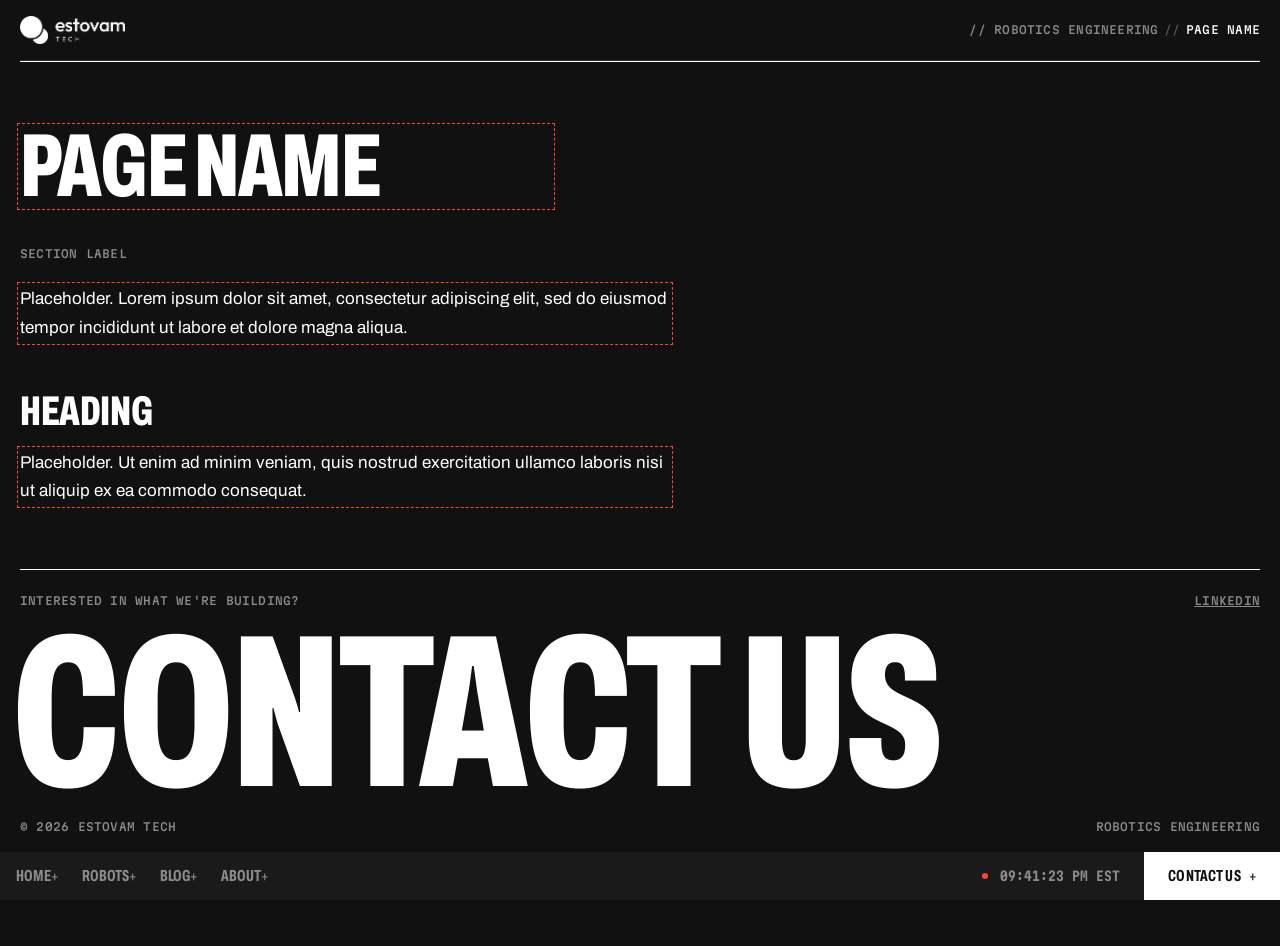
<file: _template/index.html>
<!--
  GENERIC PAGE TEMPLATE
  1. Copy this whole folder (_template) to the site root and rename it, for example "contact" or "careers".
  2. Open the new index.html. Edit ONLY between the two comment lines marked EDIT and /EDIT, plus the <title>,
     the description, and data-hud in the header.
  3. Add the page to the nav list at the top of assets/js/site.js.
  4. Keep the folder one level below the site root so the "../assets" paths still work.
  5. Anything unfinished gets class="es-todo". Remove the class when the text is real.
  Then review it: lavish-axi <path/to/page.html>, then lavish-axi poll <path/to/page.html>.
-->
<!DOCTYPE html>
<html lang="en" data-theme="dark">
<head>
<meta charset="utf-8">
<meta name="viewport" content="width=device-width, initial-scale=1, viewport-fit=cover">
<meta name="robots" content="noindex">
<title>Page name - Estovam Tech</title>
<meta name="description" content="One sentence about this page.">
<link rel="icon" href="../assets/img/favicon.png">
<link rel="stylesheet" href="https://fonts.googleapis.com/css2?family=Archivo:wdth,wght@62..125,300..900&family=Martian+Mono:wdth,wght@75..112.5,300..700&display=swap">
<link rel="stylesheet" href="../assets/css/es.css">
</head>
<body class="es" id="top">
<div class="es-wrap">
<header class="es-header" data-hud="Robotics engineering|Page name"></header>

<main>
<section class="es-sec">
 <!-- EDIT -->
 <h1 class="es-display es-h2 es-todo">Page name</h1>
 <p class="es-hud">Section label</p>
 <div class="es-prose">
  <p class="es-todo">Placeholder. Lorem ipsum dolor sit amet, consectetur adipiscing elit, sed do eiusmod tempor incididunt ut labore et dolore magna aliqua.</p>
  <h2>Heading</h2>
  <p class="es-todo">Placeholder. Ut enim ad minim veniam, quis nostrud exercitation ullamco laboris nisi ut aliquip ex ea commodo consequat.</p>
 </div>
 <!-- /EDIT -->
</section>
</main>

<footer class="es-cta" id="contact"></footer>
</div>

<div class="es-bar es-bar--fixed"></div>

<script src="../assets/js/site.js"></script>
</body>
</html>
</file>
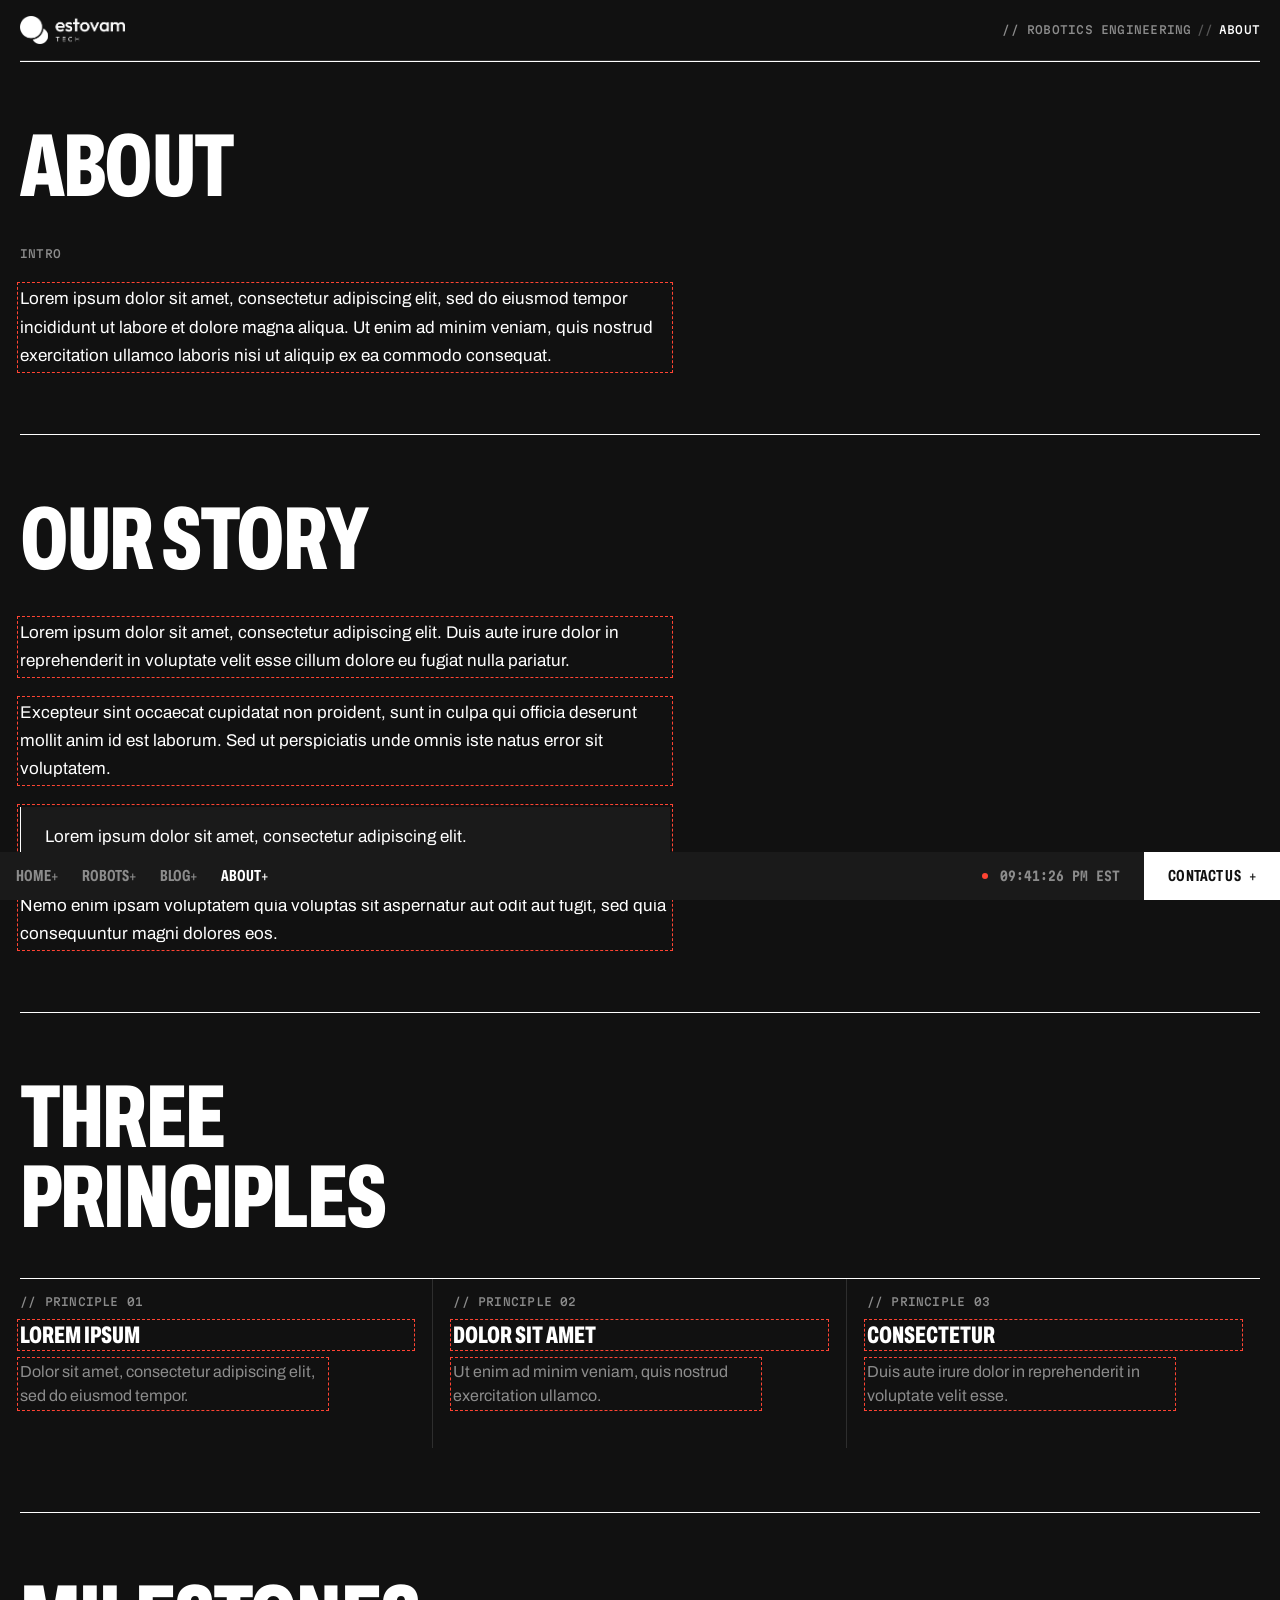
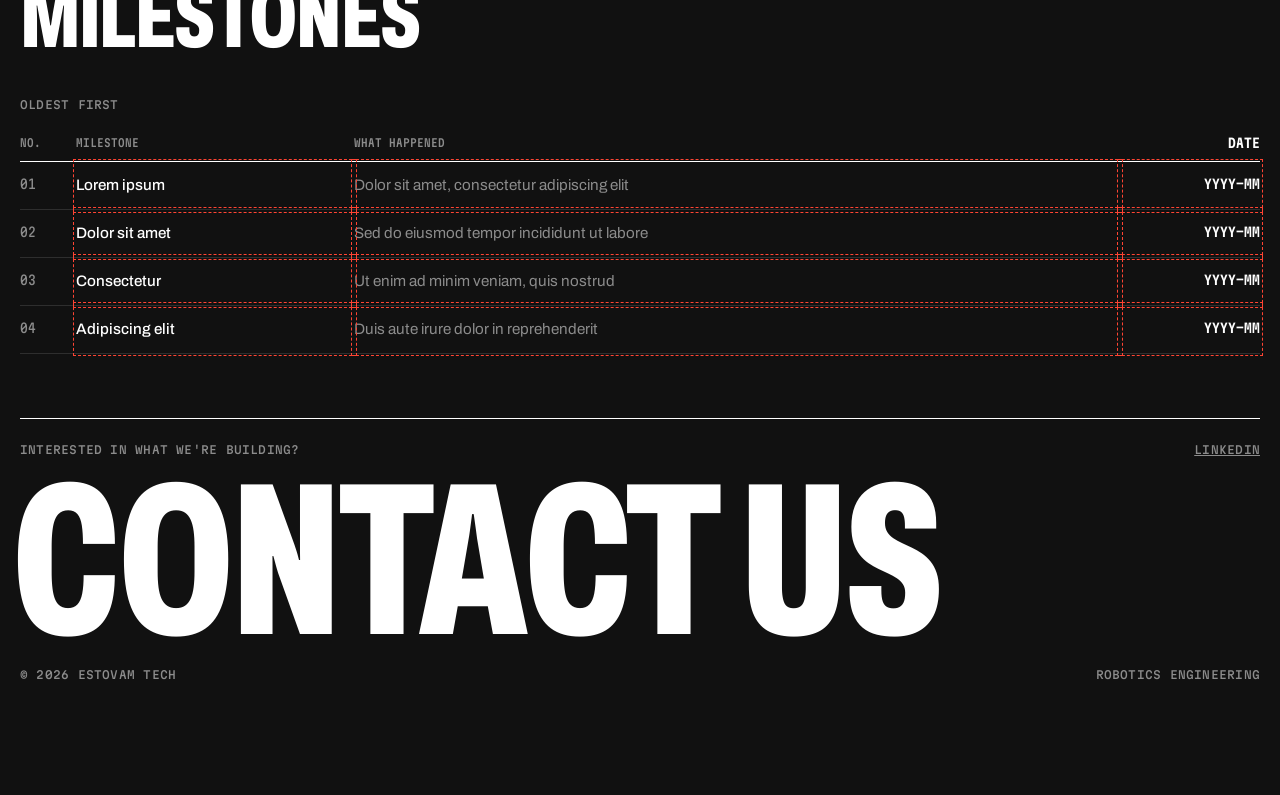
<file: about/index.html>
<!DOCTYPE html>
<html lang="en" data-theme="dark">
<head>
<meta charset="utf-8">
<meta name="viewport" content="width=device-width, initial-scale=1, viewport-fit=cover">
<title>About - Estovam Tech</title>
<meta name="description" content="Who Estovam Tech is, how it started, and what it has built so far.">
<link rel="icon" href="../assets/img/favicon.png">
<link rel="stylesheet" href="https://fonts.googleapis.com/css2?family=Archivo:wdth,wght@62..125,300..900&family=Martian+Mono:wdth,wght@75..112.5,300..700&display=swap">
<link rel="stylesheet" href="../assets/css/es.css">
</head>
<body class="es" id="top">
<div class="es-wrap">
<header class="es-header" data-hud="Robotics engineering|About"></header>

<main>
<!-- Every placeholder on this page is marked class="es-todo". Replace the text, then delete the class. -->
<section class="es-sec">
 <h1 class="es-display es-h2">About</h1>
 <p class="es-hud">Intro</p>
 <div class="es-prose">
  <p class="es-todo">Lorem ipsum dolor sit amet, consectetur adipiscing elit, sed do eiusmod tempor incididunt ut labore et dolore magna aliqua. Ut enim ad minim veniam, quis nostrud exercitation ullamco laboris nisi ut aliquip ex ea commodo consequat.</p>
 </div>
</section>

<section class="es-sec">
 <h2 class="es-display es-h2">Our story</h2>
 <div class="es-prose">
  <p class="es-todo">Lorem ipsum dolor sit amet, consectetur adipiscing elit. Duis aute irure dolor in reprehenderit in voluptate velit esse cillum dolore eu fugiat nulla pariatur.</p>
  <p class="es-todo">Excepteur sint occaecat cupidatat non proident, sunt in culpa qui officia deserunt mollit anim id est laborum. Sed ut perspiciatis unde omnis iste natus error sit voluptatem.</p>
  <blockquote class="es-todo">Lorem ipsum dolor sit amet, consectetur adipiscing elit.</blockquote>
  <p class="es-todo">Nemo enim ipsam voluptatem quia voluptas sit aspernatur aut odit aut fugit, sed quia consequuntur magni dolores eos.</p>
 </div>
</section>

<section class="es-sec">
 <h2 class="es-display es-h2">Three principles</h2>
 <div class="es-pillars">
  <div><span class="es-hud">// Principle 01</span><h3 class="es-todo">Lorem ipsum</h3><p class="es-todo">Dolor sit amet, consectetur adipiscing elit, sed do eiusmod tempor.</p></div>
  <div><span class="es-hud">// Principle 02</span><h3 class="es-todo">Dolor sit amet</h3><p class="es-todo">Ut enim ad minim veniam, quis nostrud exercitation ullamco.</p></div>
  <div><span class="es-hud">// Principle 03</span><h3 class="es-todo">Consectetur</h3><p class="es-todo">Duis aute irure dolor in reprehenderit in voluptate velit esse.</p></div>
 </div>
</section>

<section class="es-sec">
 <h2 class="es-display es-h2">Milestones</h2>
 <table class="es-index es-index--static">
  <caption class="es-hud">Oldest first</caption>
  <thead><tr><th>No.</th><th>Milestone</th><th>What happened</th><th class="num">Date</th></tr></thead>
  <tbody>
   <tr><td class="n">01</td><td class="name es-todo">Lorem ipsum</td><td class="es-todo">Dolor sit amet, consectetur adipiscing elit</td><td class="num es-todo">YYYY-MM</td></tr>
   <tr><td class="n">02</td><td class="name es-todo">Dolor sit amet</td><td class="es-todo">Sed do eiusmod tempor incididunt ut labore</td><td class="num es-todo">YYYY-MM</td></tr>
   <tr><td class="n">03</td><td class="name es-todo">Consectetur</td><td class="es-todo">Ut enim ad minim veniam, quis nostrud</td><td class="num es-todo">YYYY-MM</td></tr>
   <tr><td class="n">04</td><td class="name es-todo">Adipiscing elit</td><td class="es-todo">Duis aute irure dolor in reprehenderit</td><td class="num es-todo">YYYY-MM</td></tr>
  </tbody>
 </table>
</section>
</main>

<footer class="es-cta" id="contact"></footer>
</div>

<div class="es-bar es-bar--fixed"></div>

<script src="../assets/js/site.js"></script>
</body>
</html>
</file>
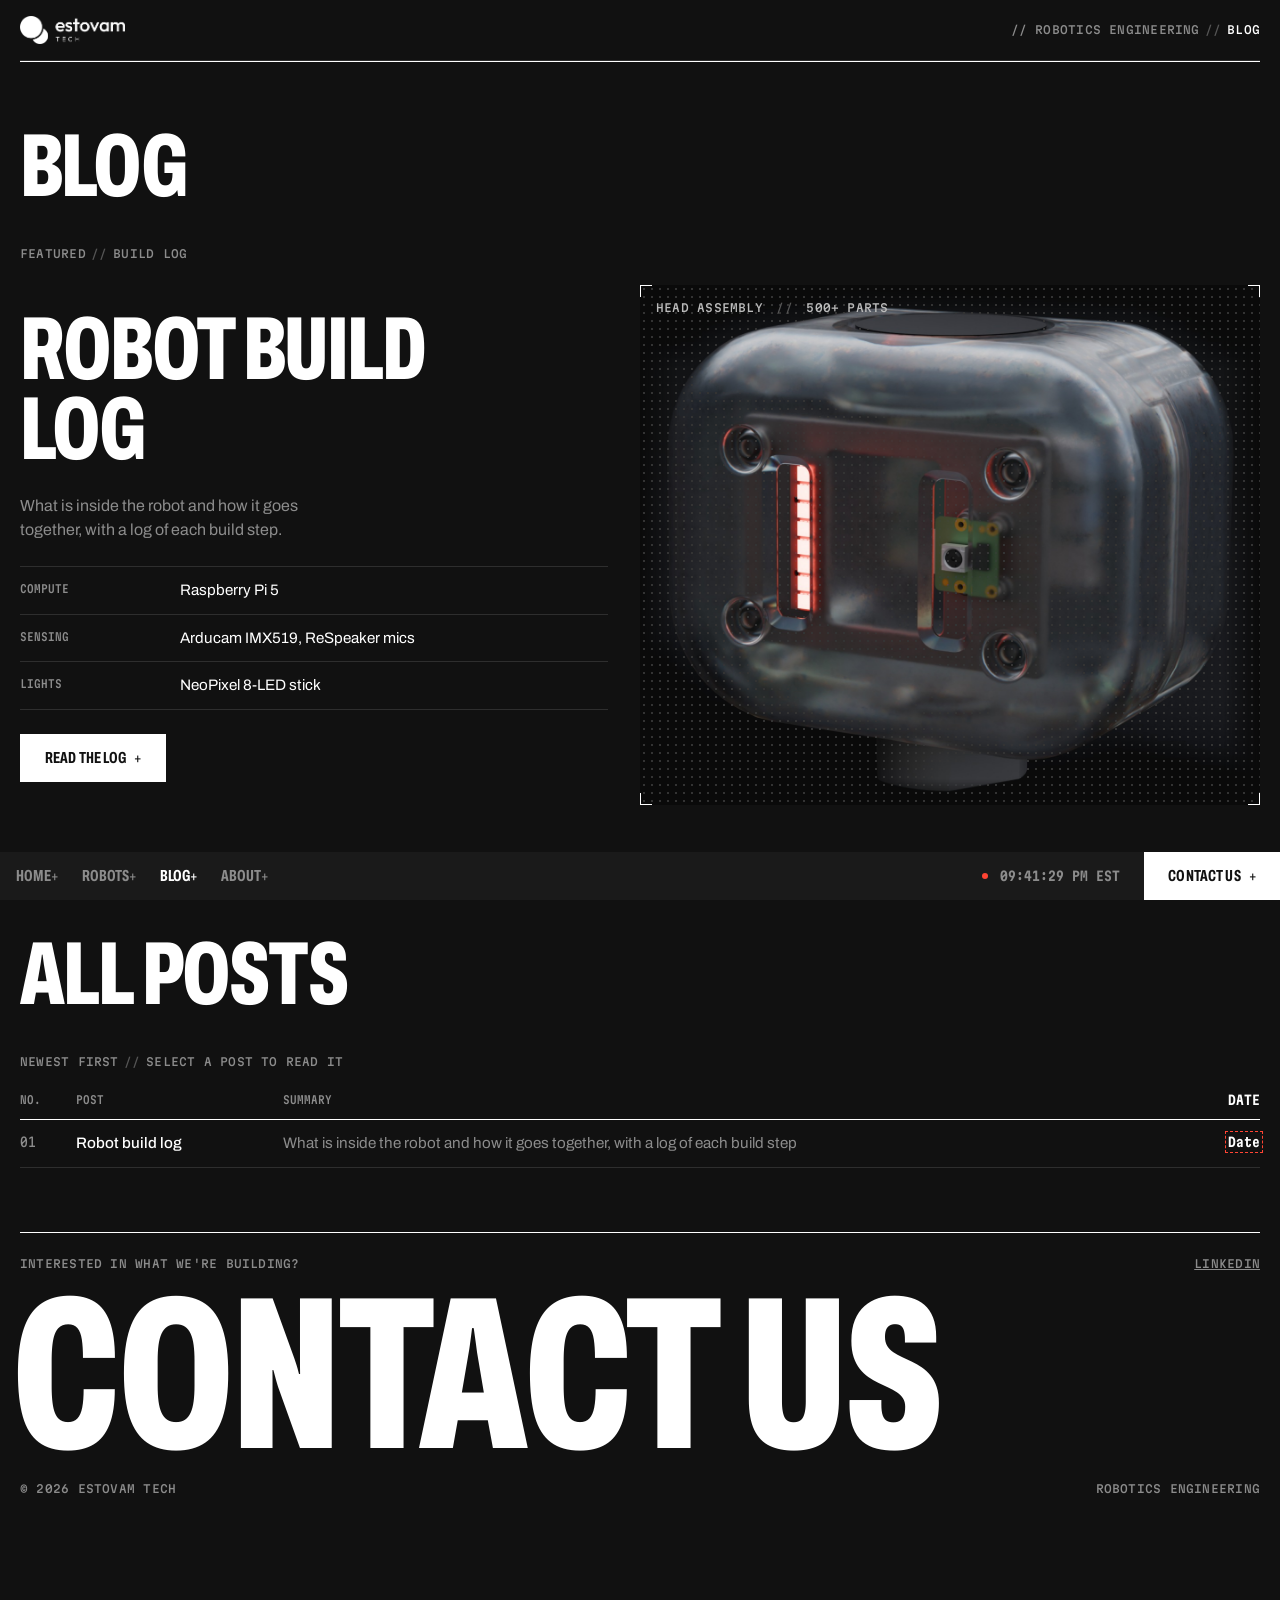
<file: blog/index.html>
<!DOCTYPE html>
<html lang="en" data-theme="dark">
<head>
<meta charset="utf-8">
<meta name="viewport" content="width=device-width, initial-scale=1, viewport-fit=cover">
<title>Blog - Estovam Tech</title>
<meta name="description" content="Build logs and notes from the Estovam Tech team.">
<link rel="icon" href="../assets/img/favicon.png">
<link rel="stylesheet" href="https://fonts.googleapis.com/css2?family=Archivo:wdth,wght@62..125,300..900&family=Martian+Mono:wdth,wght@75..112.5,300..700&display=swap">
<link rel="stylesheet" href="../assets/css/es.css">
</head>
<body class="es" id="top">
<div class="es-wrap">
<header class="es-header" data-hud="Robotics engineering|Blog"></header>

<main>
<section class="es-sec">
 <h1 class="es-display es-h2">Blog</h1>
 <p class="es-hud">Featured<span class="sep">//</span>Build log</p>
 <div class="es-feat es-feat--rev">
  <figure class="es-frame es-frame--img es-frame--cover" style="height:min(60vh,520px)"><img src="../assets/img/render-head.jpg" alt="Close-up of the robot head: red LED strip and camera visible through the clear shell"><span class="es-frame__tl es-hud">Head assembly<span class="sep">//</span>500+ parts</span></figure>
  <div>
   <!-- EDIT: the featured post. Point it at whichever post matters most right now. -->
   <h2 class="es-display es-h2">Robot build log</h2>
   <p>What is inside the robot and how it goes together, with a log of each build step.</p>
   <ul class="es-facts">
    <li><span class="k">Compute</span><span>Raspberry Pi 5</span></li>
    <li><span class="k">Sensing</span><span>Arducam IMX519, ReSpeaker mics</span></li>
    <li><span class="k">Lights</span><span>NeoPixel 8-LED stick</span></li>
   </ul>
   <a class="es-btn" href="robot-build-log/index.html">Read the log</a>
   <!-- /EDIT -->
  </div>
 </div>
</section>

<section class="es-sec">
 <h2 class="es-display es-h2">All posts</h2>
 <!-- To add a post: copy blog/_template, rename the folder, then add a row at the TOP of this table (newest first). -->
 <table class="es-index">
  <caption class="es-hud">Newest first<span class="sep">//</span>Select a post to read it</caption>
  <thead><tr><th>No.</th><th>Post</th><th>Summary</th><th class="num">Date</th></tr></thead>
  <tbody>
   <!-- EDIT -->
   <tr><td class="n">01</td><td class="name"><a href="robot-build-log/index.html">Robot build log</a></td><td>What is inside the robot and how it goes together, with a log of each build step</td><td class="num"><span class="es-todo">Date</span></td></tr>
   <!-- /EDIT -->
  </tbody>
 </table>
</section>
</main>

<footer class="es-cta" id="contact"></footer>
</div>

<div class="es-bar es-bar--fixed"></div>

<script src="../assets/js/site.js"></script>
</body>
</html>
</file>
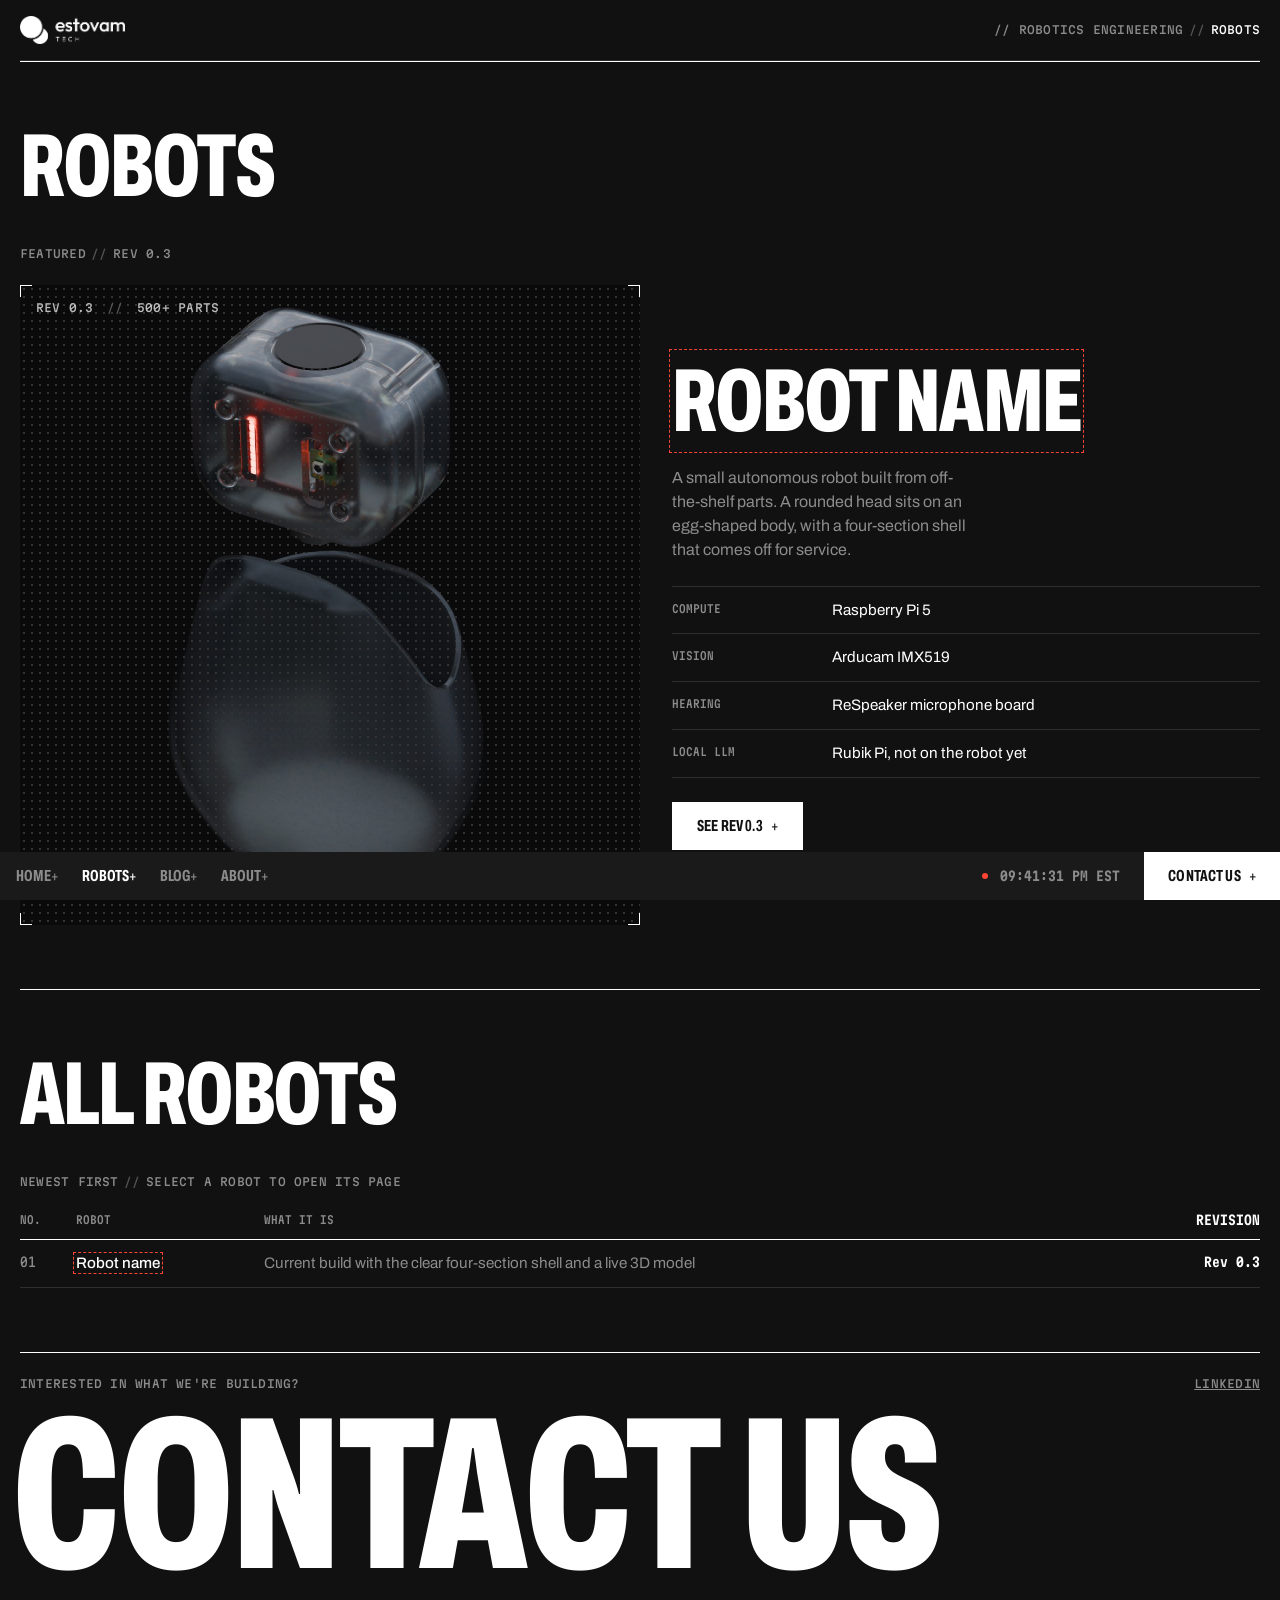
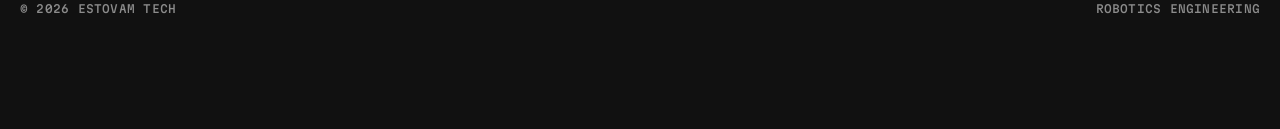
<file: robots/index.html>
<!DOCTYPE html>
<html lang="en" data-theme="dark">
<head>
<meta charset="utf-8">
<meta name="viewport" content="width=device-width, initial-scale=1, viewport-fit=cover">
<title>Robots - Estovam Tech</title>
<meta name="description" content="The robots Estovam Tech builds, from the current Rev 0.3 to every earlier revision.">
<link rel="icon" href="../assets/img/favicon.png">
<link rel="stylesheet" href="https://fonts.googleapis.com/css2?family=Archivo:wdth,wght@62..125,300..900&family=Martian+Mono:wdth,wght@75..112.5,300..700&display=swap">
<link rel="stylesheet" href="../assets/css/es.css">
</head>
<body class="es" id="top">
<div class="es-wrap">
<header class="es-header" data-hud="Robotics engineering|Robots"></header>

<main>
<section class="es-sec">
 <h1 class="es-display es-h2">Robots</h1>
 <p class="es-hud">Featured<span class="sep">//</span>Rev 0.3</p>
 <div class="es-feat">
  <figure class="es-frame es-frame--img" style="height:min(72vh,640px)"><img src="../assets/img/render-clear.jpg" alt="Render of Rev 0.3 with a clear shell and a glowing red LED strip in the head"><span class="es-frame__tl es-hud">Rev 0.3<span class="sep">//</span>500+ parts</span></figure>
  <div>
   <!-- EDIT -->
   <h2 class="es-display es-h2"><span class="es-todo">Robot name</span></h2>
   <p>A small autonomous robot built from off-the-shelf parts. A rounded head sits on an egg-shaped body, with a four-section shell that comes off for service.</p>
   <ul class="es-facts">
    <li><span class="k">Compute</span><span>Raspberry Pi 5</span></li>
    <li><span class="k">Vision</span><span>Arducam IMX519</span></li>
    <li><span class="k">Hearing</span><span>ReSpeaker microphone board</span></li>
    <li><span class="k">Local LLM</span><span>Rubik Pi, not on the robot yet</span></li>
   </ul>
   <a class="es-btn" href="rev-03/index.html">See Rev 0.3</a>
   <!-- /EDIT -->
  </div>
 </div>
</section>

<section class="es-sec">
 <h2 class="es-display es-h2">All robots</h2>
 <!-- To add a robot: copy robots/_template, rename it, then add a row here. -->
 <table class="es-index">
  <caption class="es-hud">Newest first<span class="sep">//</span>Select a robot to open its page</caption>
  <thead><tr><th>No.</th><th>Robot</th><th>What it is</th><th class="num">Revision</th></tr></thead>
  <tbody>
   <!-- EDIT -->
   <tr><td class="n">01</td><td class="name"><a href="rev-03/index.html"><span class="es-todo">Robot name</span></a></td><td>Current build with the clear four-section shell and a live 3D model</td><td class="num">Rev 0.3</td></tr>
   <!-- /EDIT -->
  </tbody>
 </table>
</section>
</main>

<footer class="es-cta" id="contact"></footer>
</div>

<div class="es-bar es-bar--fixed"></div>

<script src="../assets/js/site.js"></script>
</body>
</html>
</file>
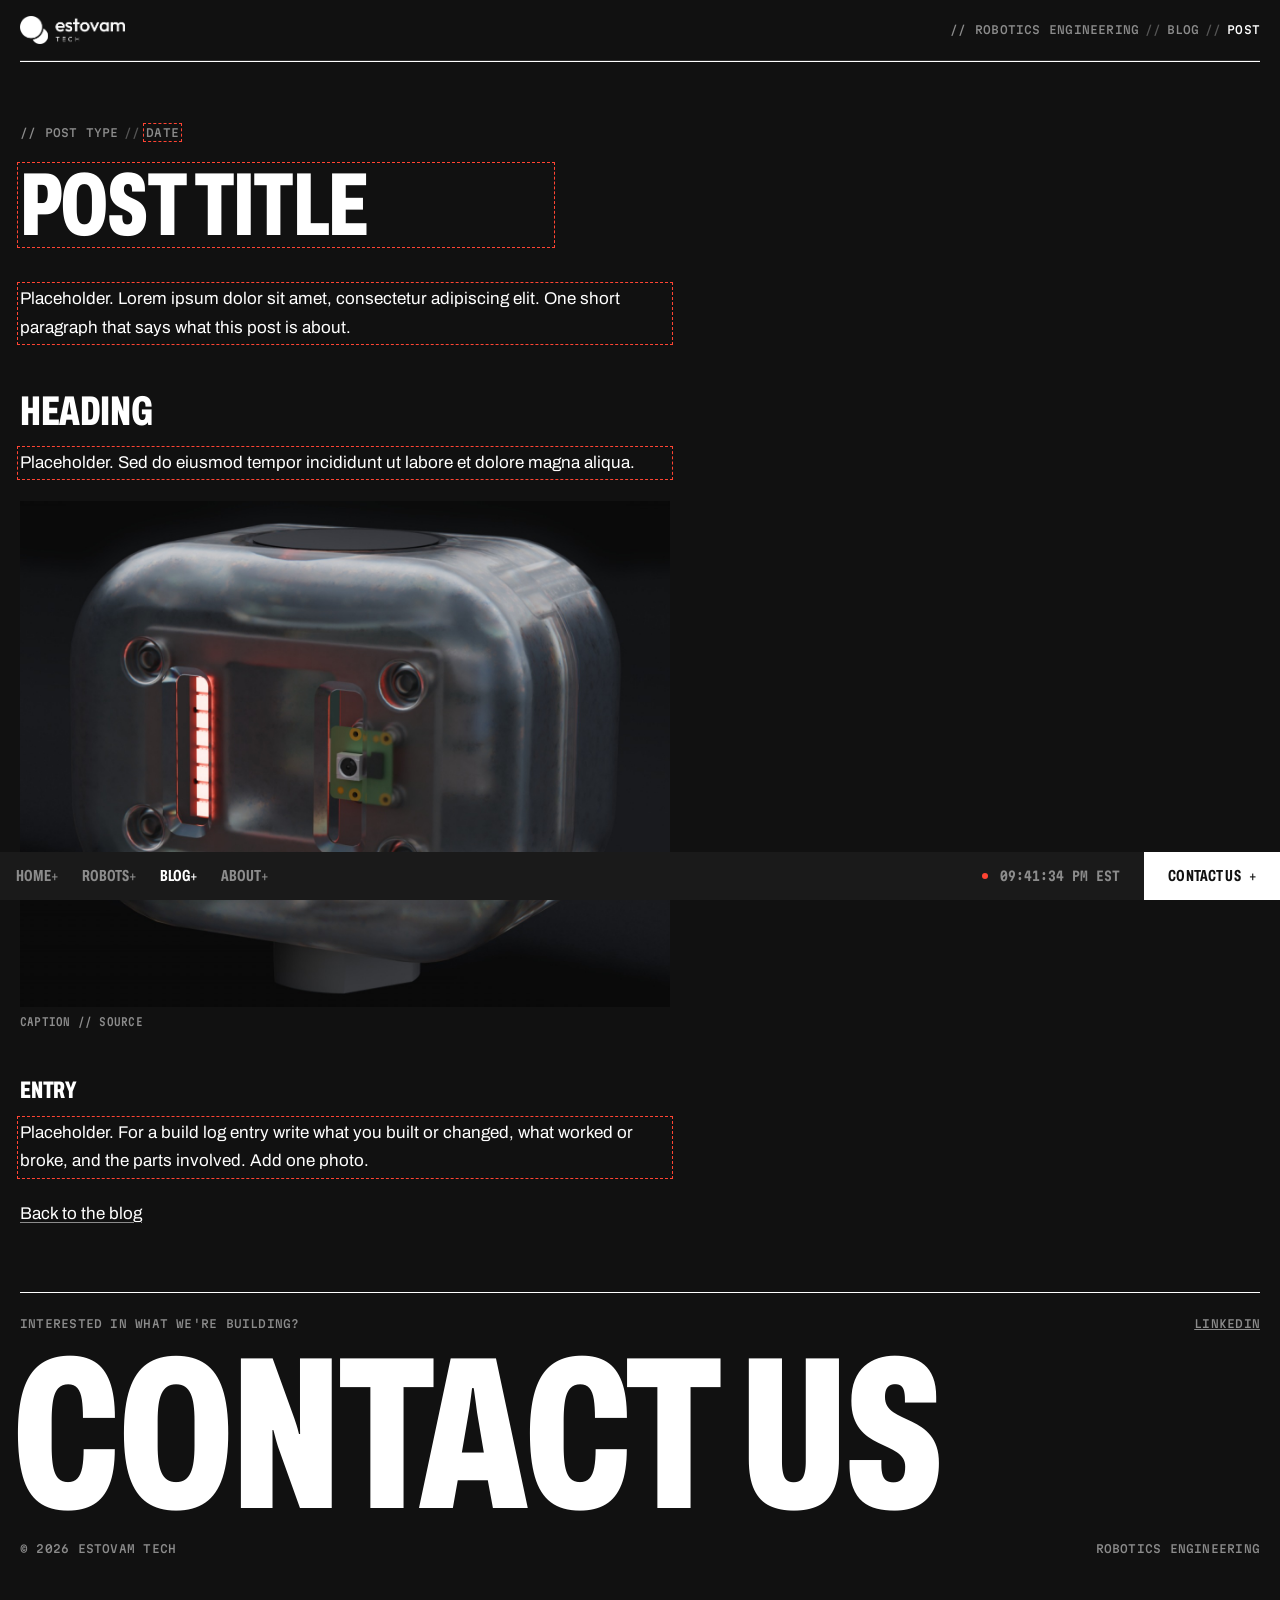
<file: blog/_template/index.html>
<!--
  BLOG POST TEMPLATE
  1. Copy this whole folder (blog/_template) inside blog/ and rename it to the post name, for example
     blog/camera-mount/.
  2. Open the new index.html. Edit ONLY between the two comment lines marked EDIT and /EDIT, plus the <title>
     and the description.
  3. Add a row at the TOP of the table in blog/index.html (newest first). Update its numbers.
     If this is the most important post, update the featured block there too.
  4. Keep the folder two levels below the site root so the "../../assets" paths still work.
  5. Anything unfinished gets class="es-todo". Remove the class when the text is real.
  Then review it: lavish-axi <path/to/page.html>, then lavish-axi poll <path/to/page.html>.
-->
<!DOCTYPE html>
<html lang="en" data-theme="dark">
<head>
<meta charset="utf-8">
<meta name="viewport" content="width=device-width, initial-scale=1, viewport-fit=cover">
<meta name="robots" content="noindex">
<title>Post title - Estovam Tech</title>
<meta name="description" content="One sentence about this post.">
<link rel="icon" href="../../assets/img/favicon.png">
<link rel="stylesheet" href="https://fonts.googleapis.com/css2?family=Archivo:wdth,wght@62..125,300..900&family=Martian+Mono:wdth,wght@75..112.5,300..700&display=swap">
<link rel="stylesheet" href="../../assets/css/es.css">
</head>
<body class="es" id="top">
<div class="es-wrap">
<header class="es-header" data-hud="Robotics engineering|Blog|Post"></header>

<main>
<article class="es-sec">
 <!-- EDIT -->
 <p class="es-hud">// Post type<span class="sep">//</span><span class="es-todo">Date</span></p>
 <h1 class="es-display es-h2 es-todo">Post title</h1>
 <div class="es-prose">
  <p class="es-todo">Placeholder. Lorem ipsum dolor sit amet, consectetur adipiscing elit. One short paragraph that says what this post is about.</p>

  <h2>Heading</h2>
  <p class="es-todo">Placeholder. Sed do eiusmod tempor incididunt ut labore et dolore magna aliqua.</p>
  <figure>
   <img src="../../assets/img/render-head.jpg" alt="Describe the image">
   <figcaption>Caption // Source</figcaption>
  </figure>

  <h3>Entry</h3>
  <p class="es-todo">Placeholder. For a build log entry write what you built or changed, what worked or broke, and the parts involved. Add one photo.</p>

  <p><a href="../index.html">Back to the blog</a></p>
 </div>
 <!-- /EDIT -->
</article>
</main>

<footer class="es-cta" id="contact"></footer>
</div>

<div class="es-bar es-bar--fixed"></div>

<script src="../../assets/js/site.js"></script>
</body>
</html>
</file>
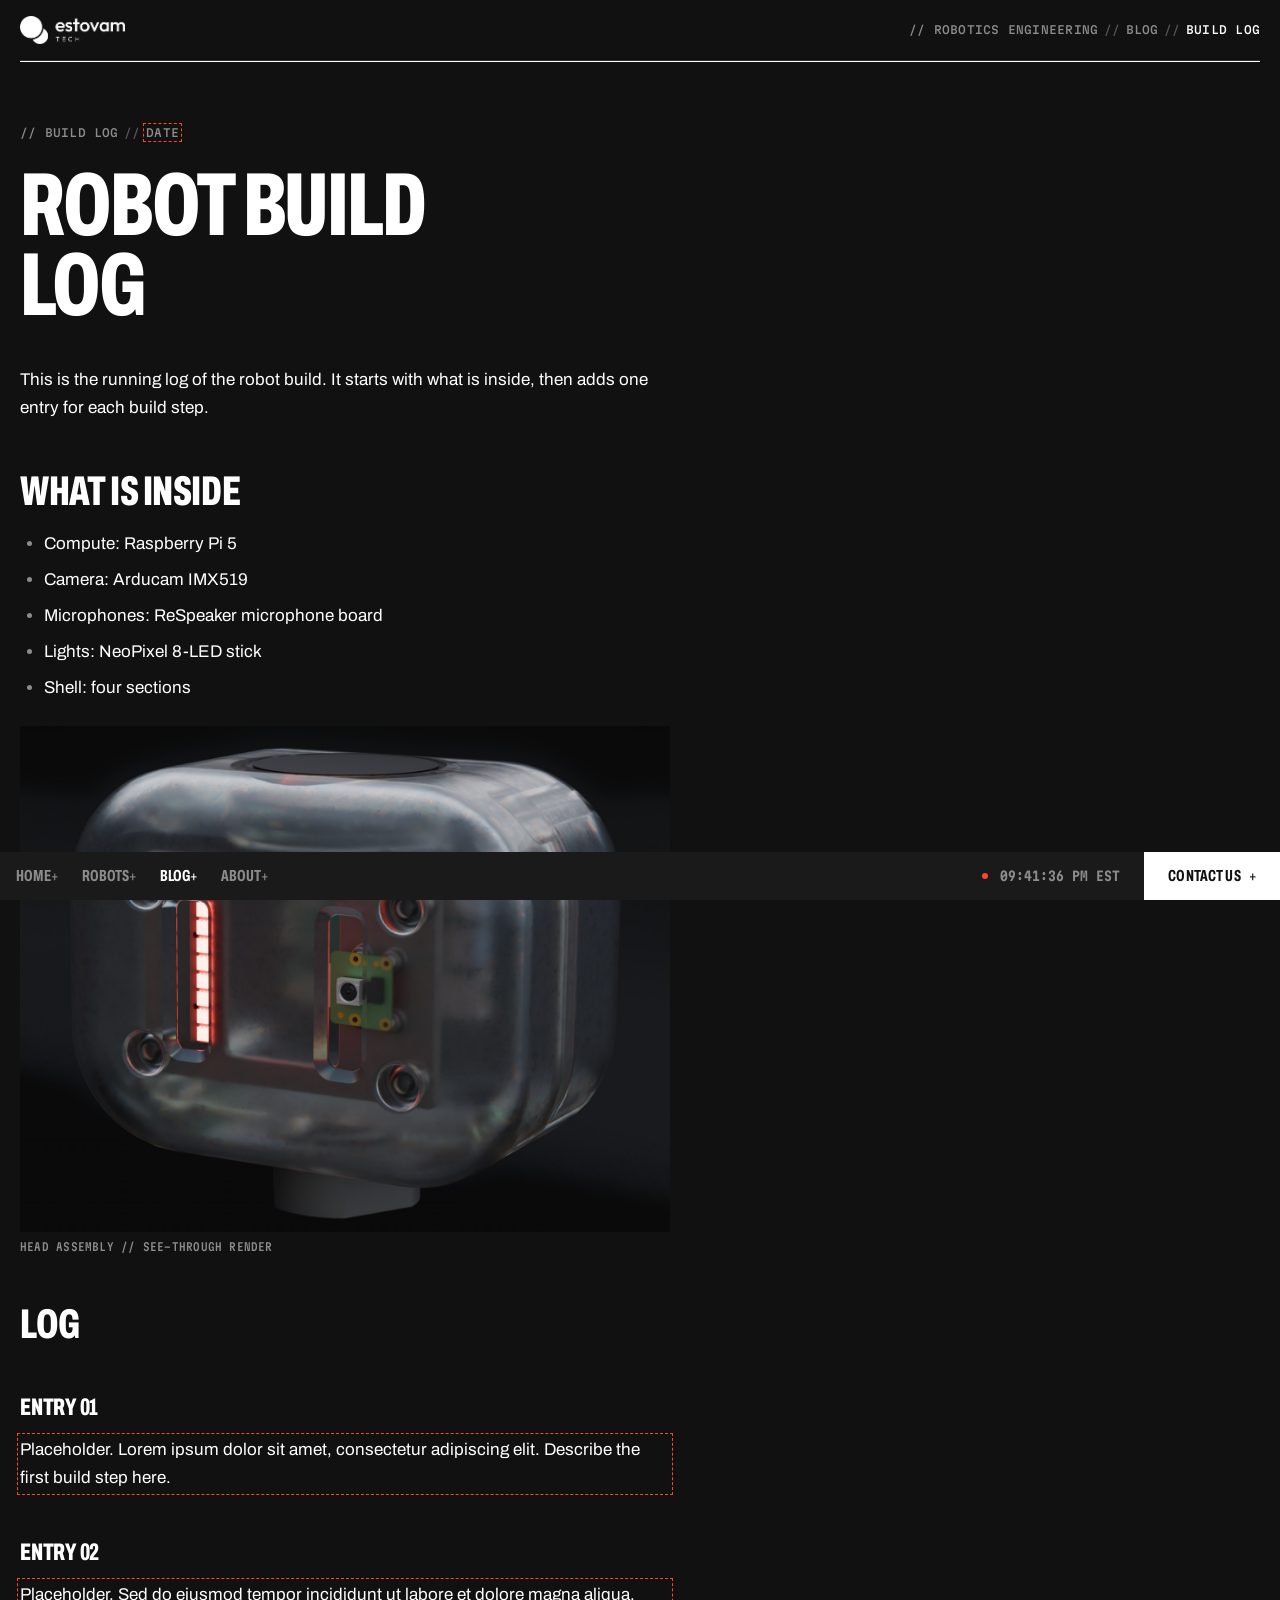
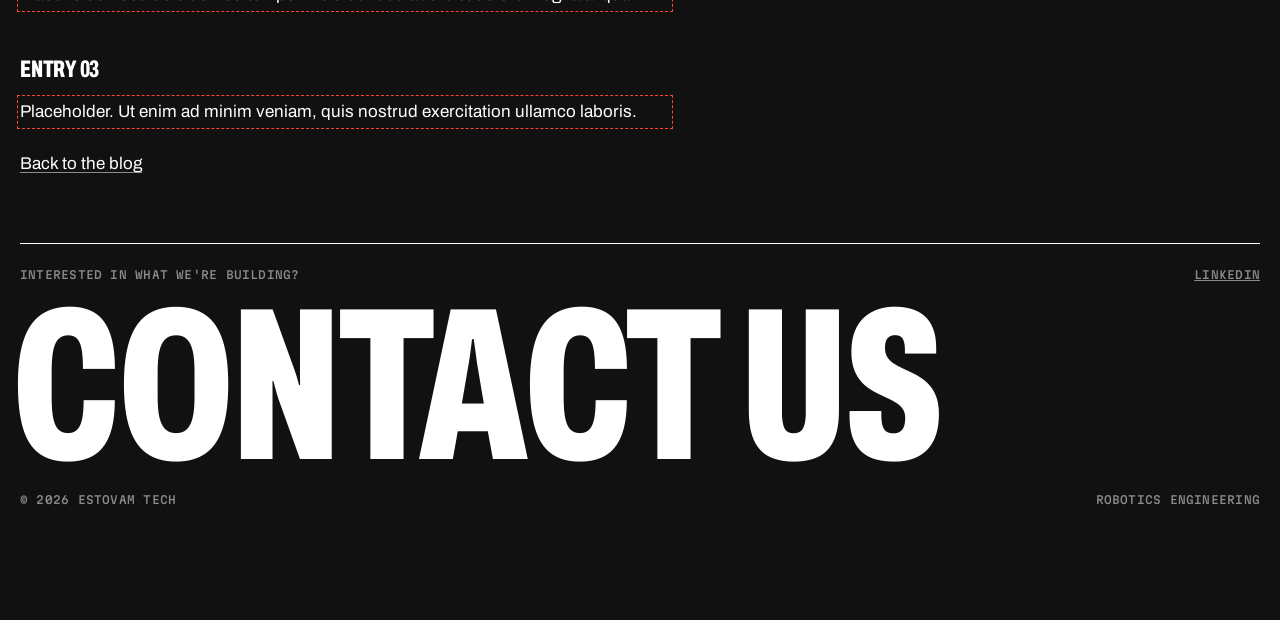
<file: blog/robot-build-log/index.html>
<!DOCTYPE html>
<html lang="en" data-theme="dark">
<head>
<meta charset="utf-8">
<meta name="viewport" content="width=device-width, initial-scale=1, viewport-fit=cover">
<title>Robot build log - Estovam Tech</title>
<meta name="description" content="What is inside the Estovam Tech robot and how it goes together.">
<link rel="icon" href="../../assets/img/favicon.png">
<link rel="stylesheet" href="https://fonts.googleapis.com/css2?family=Archivo:wdth,wght@62..125,300..900&family=Martian+Mono:wdth,wght@75..112.5,300..700&display=swap">
<link rel="stylesheet" href="../../assets/css/es.css">
</head>
<body class="es" id="top">
<div class="es-wrap">
<header class="es-header" data-hud="Robotics engineering|Blog|Build log"></header>

<main>
<article class="es-sec">
 <!-- EDIT -->
 <p class="es-hud">// Build log<span class="sep">//</span><span class="es-todo">Date</span></p>
 <h1 class="es-display es-h2">Robot build log</h1>
 <div class="es-prose">
  <p>This is the running log of the robot build. It starts with what is inside, then adds one entry for each build step.</p>

  <h2>What is inside</h2>
  <ul>
   <li>Compute: Raspberry Pi 5</li>
   <li>Camera: Arducam IMX519</li>
   <li>Microphones: ReSpeaker microphone board</li>
   <li>Lights: NeoPixel 8-LED stick</li>
   <li>Shell: four sections</li>
  </ul>
  <figure>
   <img src="../../assets/img/render-head.jpg" alt="Close-up of the robot head: red LED strip and camera visible through the clear shell">
   <figcaption>Head assembly // See-through render</figcaption>
  </figure>

  <h2>Log</h2>
  <h3>Entry 01</h3>
  <p class="es-todo">Placeholder. Lorem ipsum dolor sit amet, consectetur adipiscing elit. Describe the first build step here.</p>
  <h3>Entry 02</h3>
  <p class="es-todo">Placeholder. Sed do eiusmod tempor incididunt ut labore et dolore magna aliqua.</p>
  <h3>Entry 03</h3>
  <p class="es-todo">Placeholder. Ut enim ad minim veniam, quis nostrud exercitation ullamco laboris.</p>

  <p><a href="../index.html">Back to the blog</a></p>
 </div>
 <!-- /EDIT -->
</article>
</main>

<footer class="es-cta" id="contact"></footer>
</div>

<div class="es-bar es-bar--fixed"></div>

<script src="../../assets/js/site.js"></script>
</body>
</html>
</file>
<file: assets/css/es.css>
/* Estovam Tech shared stylesheet. Loaded by every page.
   Tokens and es- components come from the Estovam Tech style sheet (the design source of truth).
   Use the token variables only. Never hard-code a color in a page or component.
   Fonts: add the Google Fonts link (Archivo + Martian Mono) in each page <head>. */

/* ---------- Tokens ---------- */
:root,[data-theme="dark"]{--ground:#111111;--raise:#1a1a1a;--stage:#0a0a0a;--ink:#ffffff;--mute:#8c8c8c;--faint:#555555;--line:#2e2e2e;--line-strong:var(--ink);--dot:#262626;--signal:#ff4433;--on-signal:#111111;--stage-ink:#bbbbbb;--stage-line:#333333;color-scheme:dark}
[data-theme="light"]{--ground:#ffffff;--raise:#f2f2f0;--stage:#0a0a0a;--ink:#111111;--mute:#6b6b6b;--faint:#b8b8b8;--line:#dedede;--line-strong:var(--ink);--dot:#e4e4e4;--signal:#d42a1c;--on-signal:#ffffff;--stage-ink:#bbbbbb;--stage-line:#333333;color-scheme:light}
:root{--space-1:4px;--space-2:8px;--space-3:12px;--space-4:16px;--space-5:20px;--space-6:24px;--space-8:32px;--space-10:40px;--space-12:48px;--space-16:64px;--radius-0:0;--radius-full:999px;--layout-max:1440px;--layout-columns:12;--layout-break:760px;--font-sans:Archivo, "Arial Narrow", Arial, sans-serif;--font-mono:"Martian Mono", ui-monospace, Menlo, monospace}
/* Extra tokens for things that sit on the black stage or on a veil. Same in both themes. */
:root{--stage-bright:#ffffff;--stage-ground:#111111;--veil:rgba(255,255,255,.76);--on-veil:#111111;--on-veil-mute:#444444;--on-veil-faint:#999999;--scrim:rgba(8,8,8,.58);--header-h:61px}

/* ---------- Base ---------- */
.es,.es *{box-sizing:border-box}
.es{font-family:var(--font-sans);color:var(--ink);background:var(--ground);line-height:1.5;font-size:1rem}
.es ::selection{background:var(--signal);color:var(--on-signal)}
.es :where(a){color:inherit}
.es :focus-visible{outline:2px solid var(--signal);outline-offset:3px}
.display-cta,.display-xl,.display-l,.heading,.button,.es-display{font-stretch:62%;text-transform:uppercase}
.hud,.readout,.index,.es-hud{font-stretch:75%;text-transform:uppercase}
.es-display{font-family:var(--font-sans);font-weight:800;letter-spacing:-.02em;margin:0}

/* Logo: swaps with the theme */
.es-logo{display:inline-flex;line-height:0}
.es-logo img{height:28px;width:auto}
.es-logo .for-light{display:none}
[data-theme="light"] .es-logo .for-dark{display:none}
[data-theme="light"] .es-logo .for-light{display:inline}

/* HUD text */
.es-hud{font:500 11px/1.35 var(--font-mono);letter-spacing:.02em;color:var(--mute)}
.es-hud .sep{color:var(--faint);margin:0 .5em}
.es-hud b{color:var(--ink);font-weight:500}
.es-readout{display:inline-flex;gap:var(--space-2);align-items:center;padding:3px var(--space-2);background:var(--ink);color:var(--ground);font:600 13px/1 var(--font-mono);font-stretch:75%;font-variant-numeric:tabular-nums;text-transform:uppercase}
.es-readout--line{background:transparent;color:var(--ink);border:1px solid var(--line-strong)}

/* Status tag */
.es-tag{display:inline-flex;align-items:center;gap:var(--space-1);font:500 11px/1 var(--font-mono);font-stretch:75%;letter-spacing:.02em;text-transform:uppercase;color:var(--ink)}
.es-tag::before{content:"";width:6px;height:6px;border-radius:var(--radius-full);background:var(--signal)}
.es-tag--blink::before{animation:es-blink 1s steps(1) infinite}
@keyframes es-blink{50%{opacity:0}}
/* Live tag for the 3D viewer: grey until the model runs, then a glowing signal dot */
.es-tag--live{gap:var(--space-2)}
.es-tag--live::before{width:8px;height:8px;background:var(--faint)}
.es-tag--live.on::before{background:var(--signal);box-shadow:0 0 10px 1px var(--signal)}
.es-tag--live.on.off::before{opacity:0}

/* Button */
.es-btn{display:inline-flex;align-items:center;gap:var(--space-2);height:var(--space-12);padding:0 var(--space-6);background:var(--ink);color:var(--ground);border:1px solid var(--ink);border-radius:var(--radius-0);font:700 16px/1 var(--font-sans);font-stretch:62%;letter-spacing:.01em;text-transform:uppercase;text-decoration:none;cursor:pointer;white-space:nowrap}
.es-btn::after{content:"+";font-weight:400}
.es-btn:hover,.es-btn.is-hover{background:var(--ground);color:var(--ink)}
.es-btn--line{background:transparent;color:var(--ink);border-color:var(--line-strong)}
.es-btn--line:hover,.es-btn--line.is-hover{background:var(--ink);color:var(--ground)}
.es-btn--sm{height:32px;padding:0 var(--space-3);font-size:14px}
.es-link{font:700 16px/1 var(--font-sans);font-stretch:62%;text-transform:uppercase;text-decoration:none;color:var(--mute)}
.es-link::after{content:" +";font-weight:400}
.es-link:hover,.es-link[aria-current]{color:var(--ink)}

/* Header (top): logo + one HUD line */
.es-header{position:sticky;top:env(safe-area-inset-top,0px);z-index:9;display:flex;justify-content:space-between;align-items:center;gap:var(--space-4);height:var(--header-h);padding:0;background:var(--ground);border-bottom:1px solid var(--line)}
.es-header .es-hud{margin:0}

/* Bottom bar: nav, clock, contact */
.es-bar{display:flex;align-items:center;justify-content:space-between;gap:var(--space-4);height:var(--space-12);padding:0 0 0 var(--space-4);background:var(--raise)}
.es-bar nav{display:flex;gap:var(--space-6);min-width:0;overflow:hidden}
.es-bar nav a{display:inline-flex;align-items:center}
.es-bar__right{display:flex;align-items:center;gap:var(--space-6);height:100%}
.es-bar__clock{display:flex;gap:var(--space-3);align-items:center;font:600 13px/1 var(--font-mono);font-stretch:75%;font-variant-numeric:tabular-nums;color:var(--mute)}
.es-bar .es-btn{height:100%;border:0}
.es-bar--fixed{position:fixed;left:0;right:0;bottom:0;z-index:10;padding-bottom:env(safe-area-inset-bottom,0px)}
/* Menu button: phones only (see the media query at the end) */
.es-bar__menu{display:none;align-items:center;height:100%;padding:0;background:none;border:0;color:var(--ink);cursor:pointer}
.es-bar .es-short{display:none}

/* Full-screen menu: phones only, opened by the Menu button */
.es-menu{position:fixed;inset:0;z-index:30;display:flex;flex-direction:column;gap:var(--space-6);padding:var(--space-4) var(--space-5) calc(var(--space-6) + env(safe-area-inset-bottom,0px));padding-top:calc(var(--space-4) + env(safe-area-inset-top,0px));background:var(--ground);overflow-y:auto}
.es-menu[hidden]{display:none}
.es-menu__top{display:flex;justify-content:space-between;align-items:center;gap:var(--space-4);padding-bottom:var(--space-4);border-bottom:1px solid var(--line)}
.es-menu__top .es-btn{height:var(--space-10)}
.es-menu nav{display:flex;flex-direction:column;border-top:1px solid var(--line-strong)}
.es-menu nav a{display:flex;justify-content:space-between;align-items:baseline;padding:var(--space-4) 0;border-bottom:1px solid var(--line);font-size:clamp(3rem,18vw,5.5rem);line-height:.9;text-decoration:none;color:var(--mute)}
.es-menu nav a::after{content:"+";font-weight:400}
.es-menu nav a:hover,.es-menu nav a[aria-current]{color:var(--ink)}
html.es-menu-open{overflow:hidden}

/* HUD frame: stage + dot matrix + corner brackets */
.es-frame{--k:var(--line-strong);--b:12px;position:relative;margin:0;background:
 linear-gradient(var(--k),var(--k)) left top/var(--b) 1px no-repeat,
 linear-gradient(var(--k),var(--k)) left top/1px var(--b) no-repeat,
 linear-gradient(var(--k),var(--k)) right top/var(--b) 1px no-repeat,
 linear-gradient(var(--k),var(--k)) right top/1px var(--b) no-repeat,
 linear-gradient(var(--k),var(--k)) left bottom/var(--b) 1px no-repeat,
 linear-gradient(var(--k),var(--k)) left bottom/1px var(--b) no-repeat,
 linear-gradient(var(--k),var(--k)) right bottom/var(--b) 1px no-repeat,
 linear-gradient(var(--k),var(--k)) right bottom/1px var(--b) no-repeat,
 radial-gradient(circle,var(--stage-line) 1px,transparent 1.2px) 0 0/var(--space-2) var(--space-2),
 var(--stage);overflow:hidden}
.es-frame img{display:block;width:100%;height:100%;object-fit:contain}
.es-frame__tl,.es-frame__tr,.es-frame__bl,.es-frame__br{position:absolute;display:flex;gap:var(--space-2);align-items:center;z-index:1}
.es-frame__tl{left:var(--space-4);top:var(--space-4)}
.es-frame__tr{right:var(--space-4);top:var(--space-4)}
.es-frame__bl{left:var(--space-4);bottom:var(--space-4)}
.es-frame__br{right:var(--space-4);bottom:var(--space-4)}
.es-frame .es-hud{color:var(--stage-ink)}
.es-frame .es-tag{color:var(--stage-ink)}
.es-frame .es-readout{background:transparent;color:var(--stage-ink);border:1px solid var(--stage-line)}
.es-frame .es-btn{background:var(--stage-bright);color:var(--stage-ground);border-color:var(--stage-bright);height:40px}
.es-frame .es-btn:hover{background:transparent;color:var(--stage-bright)}
/* Render inside a frame: black render backgrounds melt into the stage, edges fade out */
.es-frame--img img{padding:0;mix-blend-mode:lighten}
.es-frame--cover img{object-fit:cover}
.es-frame--img img,.es-cmp__stage{-webkit-mask-image:linear-gradient(to right,transparent,var(--ink) 6%,var(--ink) 94%,transparent),linear-gradient(to bottom,transparent,var(--ink) 5%,var(--ink) 95%,transparent);-webkit-mask-composite:source-in;mask-image:linear-gradient(to right,transparent,var(--ink) 6%,var(--ink) 94%,transparent),linear-gradient(to bottom,transparent,var(--ink) 5%,var(--ink) 95%,transparent);mask-composite:intersect}

/* Hero */
.es-hero__meta{display:flex;justify-content:space-between;gap:var(--space-4);flex-wrap:wrap;padding:var(--space-3) 0}
.es-hero h1{font-size:clamp(3.4rem,15.5vw,14rem);line-height:.84;padding:var(--space-10) 0 var(--space-6);margin-left:-.04em}
.es-hero__row{display:block;border-top:1px solid var(--line-strong)}
.es-hero__copy{padding:var(--space-6) 0 var(--space-6);display:flex;flex-direction:column;align-items:flex-start;gap:var(--space-6);min-width:0}
.es-hero__copy p{max-width:34ch;font-size:1.15rem;line-height:1.4;margin:0}
.es-hero__copy .es-btn{align-self:flex-start}
.es-hero__media{grid-column:6/13;margin-top:var(--space-6)}

.es-lead{max-width:34ch;font-size:1.15rem;line-height:1.4;margin:calc(-1 * var(--space-4)) 0 var(--space-10)}
.es-h2{font-size:clamp(2.4rem,7vw,6rem);line-height:.9;max-width:14ch}

/* Pillars */
.es-pillars{display:grid;grid-template-columns:repeat(3,1fr);border-top:1px solid var(--line-strong)}
.es-pillars>div{padding:var(--space-4) var(--space-5) var(--space-10);border-right:1px solid var(--line);min-width:0;display:flex;flex-direction:column;gap:var(--space-3)}
.es-pillars>div:first-child{padding-left:0}
.es-pillars>div:last-child{border-right:0}
.es-pillars h3{font-size:1.5rem;line-height:1.1;font-weight:800;font-stretch:62%;text-transform:uppercase;margin:0}
.es-pillars p{color:var(--mute);max-width:34ch;margin:0}

/* Feature */
.es-feat{display:grid;grid-template-columns:repeat(12,1fr);align-items:stretch}
.es-feat>.es-frame{grid-column:1/7;min-height:280px}
.es-feat>div{grid-column:7/13;padding-left:var(--space-8);display:flex;flex-direction:column;justify-content:center;gap:var(--space-6);min-width:0}
.es-feat--rev>.es-frame{grid-column:7/13;order:2}
.es-feat--rev>div{grid-column:1/7;padding:0 var(--space-8) 0 0}
.es-feat p{color:var(--mute);max-width:34ch;margin:0}
.es-feat .es-btn{align-self:flex-start}

.es-go{display:block;font-size:clamp(3rem,13vw,13rem);line-height:.85;letter-spacing:-.02em;text-decoration:none;margin-left:-.04em}
.es-go::after{content:" +";font-weight:400}
.es-go:hover{text-decoration:underline;text-decoration-color:var(--signal);text-decoration-thickness:.05em;text-underline-offset:.06em}

/* Facts */
.es-facts{list-style:none;padding:0;margin:0;font-size:.95rem}
.es-facts li{display:grid;grid-template-columns:minmax(0,9rem) 1fr;gap:var(--space-4);padding:var(--space-3) 0;border-top:1px solid var(--line)}
.es-facts li:last-child{border-bottom:1px solid var(--line)}
.es-facts dt,.es-facts .k{font:500 11px/1.8 var(--font-mono);font-stretch:75%;text-transform:uppercase;color:var(--mute)}

/* Index (ruled, numbered). Also used for the robots, blog and milestones tables. */
.es-index{width:100%;border-collapse:collapse}
.es-index caption{text-align:left;caption-side:top;padding-bottom:var(--space-3)}
.es-index th{text-align:left;font:500 11px/1.35 var(--font-mono);font-stretch:75%;text-transform:uppercase;color:var(--mute);padding:var(--space-2) var(--space-3) var(--space-2) 0;border-bottom:1px solid var(--line-strong)}
.es-index td{padding:var(--space-3) var(--space-3) var(--space-3) 0;border-bottom:1px solid var(--line);vertical-align:top;color:var(--mute);font-size:.95rem}
.es-index .n{width:3.5rem;font:400 13px/1.6 var(--font-mono);font-stretch:75%;color:var(--mute)}
.es-index .name{color:var(--ink);font-weight:500;font-size:.95rem}
.es-index .num{text-align:right;font:600 13px/1.6 var(--font-mono);font-stretch:75%;font-variant-numeric:tabular-nums;color:var(--ink);padding-right:0}
.es-index tbody tr{cursor:pointer}
.es-index tbody tr:hover td{background:var(--raise)}
.es-index tr.on td{background:var(--ink);color:var(--ground)}
.es-index tr.on .n{color:var(--signal)}
.es-index tr.on .name,.es-index tr.on .num{color:var(--ground)}
.es-index .name button{background:none;border:0;padding:0;font:inherit;color:inherit;cursor:pointer;text-align:left}
.es-index .name a{color:inherit;text-decoration:none}
.es-index .name a:hover{text-decoration:underline;text-decoration-color:var(--signal);text-decoration-thickness:.1em;text-underline-offset:.2em}
/* Rows that are not links (milestones, placeholders) */
.es-index--static tbody tr{cursor:default}
.es-index--static tbody tr:hover td{background:transparent}

/* Footer CTA */
.es-cta{border-top:1px solid var(--line-strong);padding:var(--space-6) 0 var(--space-16);display:flex;flex-direction:column;gap:var(--space-4)}
.es-cta__big{display:block;font-size:clamp(4rem,17vw,18rem);line-height:.82;font-weight:800;font-stretch:62%;text-transform:uppercase;letter-spacing:-.02em;text-decoration:none;margin-left:-.04em}
.es-cta__big:hover{text-decoration:underline;text-decoration-color:var(--signal);text-decoration-thickness:.05em;text-underline-offset:.06em}
.es-cta__row{display:flex;justify-content:space-between;gap:var(--space-4);flex-wrap:wrap}

/* ---------- 3D viewer (Home and robot page) ---------- */
.es-viewer{height:min(80vh,680px);height:min(80svh,680px);touch-action:none}
.es-viewer canvas{width:100%;height:100%;display:block;cursor:grab}
.es-viewer.locked{touch-action:auto}
.es-msg{position:absolute;inset:0;display:grid;place-items:center;color:var(--stage-ink);font:500 11px/1.35 var(--font-mono);font-stretch:75%;text-transform:uppercase;text-align:center;padding:var(--space-6)}
.es-seg{gap:0}
.es-seg .es-hud{margin-right:var(--space-3)}
.es-seg button{background:var(--ground);color:var(--ink);border:1px solid var(--line-strong);margin-left:-1px;padding:8px 12px;font:600 11px/1 var(--font-mono);font-stretch:75%;text-transform:uppercase;letter-spacing:.06em;cursor:pointer}
.es-seg button[aria-pressed="true"]{background:var(--ink);color:var(--ground)}
.es-seg button:focus-visible{outline:1px solid var(--signal);outline-offset:2px;position:relative;z-index:1}
.es-lock{position:absolute;inset:0;z-index:6;margin:0;padding:0;border:0;border-radius:0;background:var(--veil);color:var(--on-veil);cursor:pointer;display:grid;place-content:center;justify-items:center;gap:var(--space-3);text-align:center;--r:0px;-webkit-mask-image:radial-gradient(circle at 50% 50%,transparent var(--r),var(--ink) calc(var(--r) + 2px));mask-image:radial-gradient(circle at 50% 50%,transparent var(--r),var(--ink) calc(var(--r) + 2px))}
.es-lock__t{font-size:clamp(2.2rem,6vw,5rem);line-height:.9}
.es-lock .es-hud{color:var(--on-veil-mute)}
.es-lock .es-hud .sep{color:var(--on-veil-faint)}
.es-lock:hover .es-lock__t{text-decoration:underline;text-decoration-color:var(--signal);text-decoration-thickness:.06em;text-underline-offset:.08em}
.es-lock:focus-visible{outline:2px solid var(--signal);outline-offset:-6px}
.es-lock[hidden]{display:none}

/* ---------- Page layout ---------- */
html{scroll-behavior:smooth;scroll-padding-top:calc(var(--header-h) + env(safe-area-inset-top,0px));overflow-x:hidden}
body{margin:0;padding-top:env(safe-area-inset-top,0px);padding-bottom:calc(48px + env(safe-area-inset-bottom,0px));overflow-x:clip;max-width:100%}
.es-wrap{max-width:var(--layout-max);margin:0 auto;padding-inline:var(--space-5)}
.es-sec{border-top:1px solid var(--line-strong);padding:var(--space-16) 0}
.es-sec>.es-h2{margin-bottom:var(--space-10)}
.es-sec>.es-hud{margin:0 0 var(--space-6)}
.es-stack{display:flex;flex-direction:column;gap:var(--space-8)}

/* ---------- Placeholders ---------- */
/* Anything that still needs real content. Search the pages for es-todo to find them all. */
.es-todo{outline:1px dashed var(--signal);outline-offset:2px}

/* ---------- Long reading text (about, blog posts) ---------- */
.es-prose{max-width:65ch;font-family:var(--font-sans);font-stretch:100%;font-size:1.0625rem;line-height:1.65;color:var(--ink)}
.es-prose>*{margin:0 0 var(--space-6)}
.es-prose>:last-child{margin-bottom:0}
.es-prose h2,.es-prose h3{font-weight:800;font-stretch:62%;text-transform:uppercase;letter-spacing:-.01em;line-height:1.05;margin:var(--space-12) 0 var(--space-4)}
.es-prose h2{font-size:clamp(1.9rem,4vw,2.6rem)}
.es-prose h3{font-size:1.5rem}
.es-prose>:first-child{margin-top:0}
.es-prose p,.es-prose li{color:var(--ink)}
.es-prose ul,.es-prose ol{padding-left:1.4em}
.es-prose li{margin:0 0 var(--space-2)}
.es-prose li::marker{color:var(--mute)}
.es-prose a{color:var(--ink);text-decoration:underline;text-decoration-color:var(--mute);text-decoration-thickness:1px;text-underline-offset:.2em}
.es-prose a:hover{text-decoration-color:var(--signal);text-decoration-thickness:.12em}
.es-prose blockquote{margin-inline:0;padding:var(--space-4) var(--space-6);background:var(--raise);border-left:1px solid var(--line-strong);color:var(--ink)}
.es-prose blockquote>:last-child{margin-bottom:0}
.es-prose code{font-family:var(--font-mono);font-size:.85em;font-stretch:75%;background:var(--raise);padding:1px 5px}
.es-prose pre{overflow-x:auto;padding:var(--space-4);background:var(--raise);line-height:1.45}
.es-prose pre code{padding:0;background:none}
.es-prose figure{margin-inline:0}
.es-prose figure img{display:block;max-width:100%;height:auto}
.es-prose figcaption{margin-top:var(--space-2);font:500 11px/1.35 var(--font-mono);font-stretch:75%;letter-spacing:.02em;text-transform:uppercase;color:var(--mute)}
.es-prose hr{border:0;border-top:1px solid var(--line);margin:var(--space-10) 0}
.es-prose .es-hud{display:block;margin-bottom:var(--space-3)}

/* ---------- Phones ---------- */
@media (max-width:760px){
 .es-hero__row,.es-feat{display:block}
 .es-hero__copy{padding:var(--space-5) 0}
 .es-feat>div,.es-feat--rev>div{padding:var(--space-5) 0 0}
 .es-pillars{grid-template-columns:1fr}
 .es-pillars>div{border-right:0;border-bottom:1px solid var(--line);padding:var(--space-4) 0}
 .es-index td:nth-child(3),.es-index th:nth-child(3){display:none}
 .es-facts li{grid-template-columns:minmax(0,6rem) 1fr}
 .es-sec{padding:var(--space-10) 0}
 .es-viewer{height:70vh;height:70svh}
 .es-frame__bl{display:none}
 /* Header: logo only */
 .es-header .es-hud{display:none}
 /* Bottom bar: Menu + and Contact, no clock, no inline nav */
 .es-bar__clock{display:none}
 .es-bar nav{display:none}
 .es-bar__menu{display:inline-flex}
 .es-bar .es-long{display:none}
 .es-bar .es-short{display:inline}
}
@media (min-width:761px){
 .es-menu{display:none}
}
@media (prefers-reduced-motion:reduce){.es-tag--blink::before{animation:none}}
</file>
